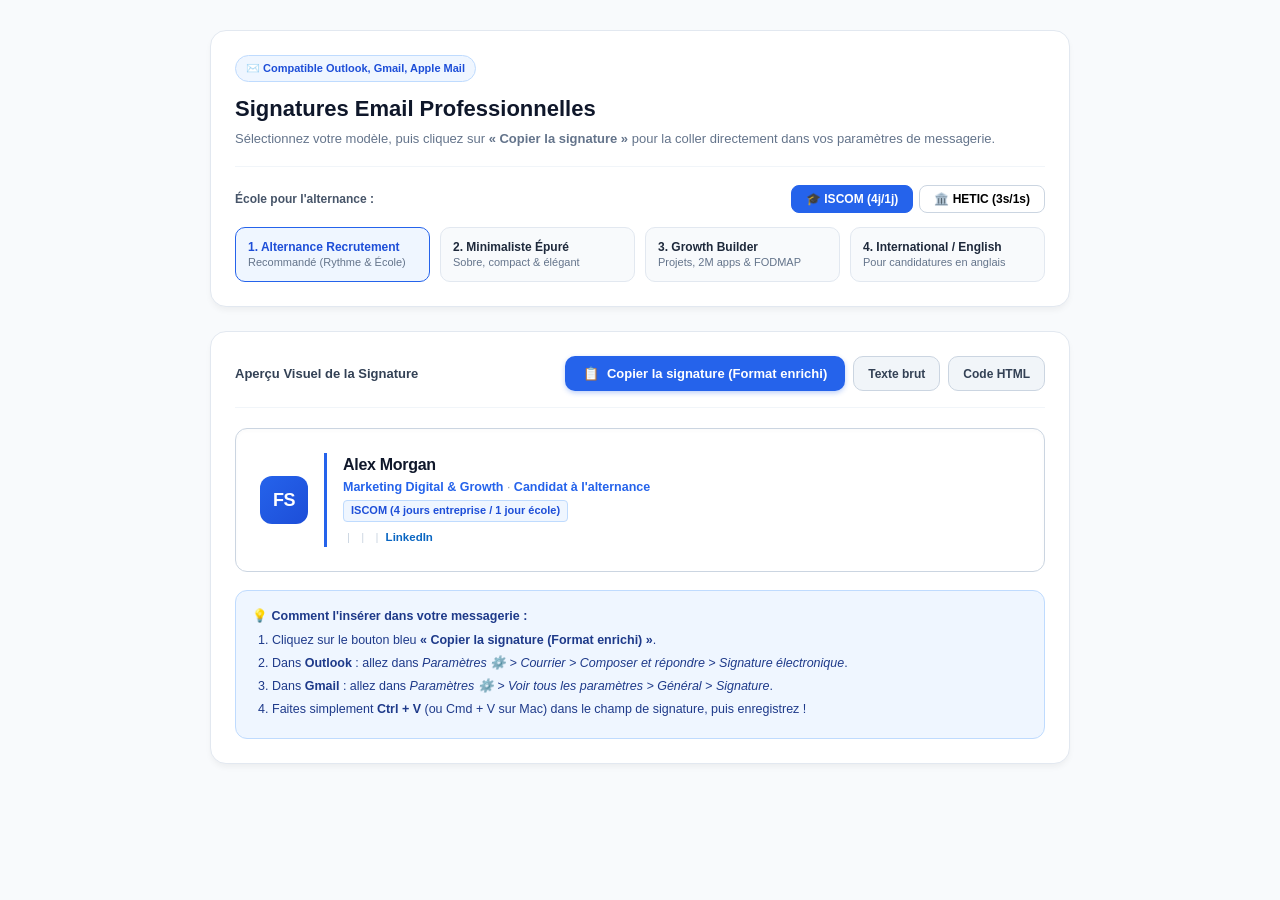
<file: signature.html>
<!DOCTYPE html>
<html lang="fr">
<head>
  <meta charset="UTF-8">
  <meta name="viewport" content="width=device-width, initial-scale=1.0">
  <title>Email Signatures - Sample Profile</title>
  <style>
    :root {
      --bg: #0f172a;
      --card-bg: #1e293b;
      --border: #334155;
      --text: #f8fafc;
      --text-muted: #94a3b8;
      --blue: #2563eb;
      --blue-hover: #1d4ed8;
    }
    * { box-sizing: border-box; margin: 0; padding: 0; font-family: -apple-system, BlinkMacSystemFont, 'Segoe UI', Roboto, Helvetica, Arial, sans-serif; }
    body { background: #f8fafc; color: #0f172a; padding: 30px 20px; line-height: 1.5; }
    .container { max-width: 860px; margin: 0 auto; }
    .header { background: #ffffff; border: 1px solid #e2e8f0; border-radius: 16px; padding: 24px; box-shadow: 0 4px 6px -1px rgba(0,0,0,0.05); margin-bottom: 24px; }
    .badge { display: inline-block; padding: 4px 10px; font-size: 11px; font-weight: 700; color: #1d4ed8; background: #eff6ff; border: 1px solid #bfdbfe; border-radius: 999px; margin-bottom: 10px; }
    h1 { font-size: 22px; font-weight: 800; color: #0f172a; }
    .subtitle { font-size: 13px; color: #64748b; margin-top: 4px; }
    .controls { display: flex; flex-wrap: wrap; justify-content: space-between; align-items: center; gap: 14px; margin-top: 18px; padding-top: 18px; border-top: 1px solid #f1f5f9; }
    .btn-group { display: flex; gap: 6px; }
    .school-btn { padding: 6px 14px; border-radius: 8px; font-size: 12px; font-weight: 700; border: 1px solid #cbd5e1; background: #ffffff; cursor: pointer; transition: all 0.2s; }
    .school-btn.active { background: #2563eb; color: #ffffff; border-color: #2563eb; }
    .styles-grid { display: grid; grid-template-columns: repeat(auto-fit, minmax(180px, 1fr)); gap: 10px; margin-top: 14px; }
    .tab-btn { padding: 12px; border-radius: 10px; border: 1px solid #e2e8f0; background: #f8fafc; text-align: left; cursor: pointer; transition: all 0.2s; }
    .tab-btn strong { display: block; font-size: 12px; color: #1e293b; }
    .tab-btn small { font-size: 11px; color: #64748b; }
    .tab-btn.active { background: #eff6ff; border-color: #2563eb; }
    .tab-btn.active strong { color: #1d4ed8; }
    
    .card { background: #ffffff; border: 1px solid #e2e8f0; border-radius: 16px; padding: 24px; box-shadow: 0 4px 6px -1px rgba(0,0,0,0.05); margin-bottom: 24px; }
    .card-top { display: flex; justify-content: space-between; align-items: center; flex-wrap: wrap; gap: 10px; padding-bottom: 16px; border-bottom: 1px solid #f1f5f9; margin-bottom: 20px; }
    .preview-box { background: #ffffff; border: 1px solid #cbd5e1; border-radius: 12px; padding: 24px; min-height: 120px; box-shadow: inset 0 2px 4px rgba(0,0,0,0.02); }
    
    .btn-primary { background: #2563eb; color: #ffffff; border: none; padding: 10px 18px; border-radius: 10px; font-size: 13px; font-weight: 700; cursor: pointer; display: inline-flex; align-items: center; gap: 8px; box-shadow: 0 2px 5px rgba(37,99,235,0.3); transition: all 0.2s; }
    .btn-primary:hover { background: #1d4ed8; }
    .btn-secondary { background: #f1f5f9; color: #334155; border: 1px solid #cbd5e1; padding: 9px 14px; border-radius: 10px; font-size: 12px; font-weight: 600; cursor: pointer; transition: all 0.2s; }
    .btn-secondary:hover { background: #e2e8f0; }
    
    .instructions { background: #eff6ff; border: 1px solid #bfdbfe; border-radius: 12px; padding: 16px; margin-top: 18px; font-size: 12.5px; color: #1e3a8a; }
    .instructions ol { margin-left: 20px; margin-top: 6px; }
    .instructions li { margin-bottom: 4px; }

    .toast { position: fixed; bottom: 25px; right: 25px; background: #0f172a; color: #ffffff; padding: 12px 20px; border-radius: 12px; font-size: 13px; font-weight: 600; box-shadow: 0 10px 25px -5px rgba(0,0,0,0.3); opacity: 0; transform: translateY(20px); transition: all 0.3s; z-index: 999; }
    .toast.show { opacity: 1; transform: translateY(0); }
  </style>
</head>
<body>
  <div class="container">
    <div class="header">
      <span class="badge">✉️ Compatible Outlook, Gmail, Apple Mail</span>
      <h1>Signatures Email Professionnelles</h1>
      <p class="subtitle">Sélectionnez votre modèle, puis cliquez sur <strong>« Copier la signature »</strong> pour la coller directement dans vos paramètres de messagerie.</p>
      
      <div class="controls">
        <div style="font-size:12px; font-weight:700; color:#475569;">École pour l'alternance :</div>
        <div class="btn-group">
          <button id="btn-iscom" class="school-btn active" onclick="setSchool('iscom')">🎓 ISCOM (4j/1j)</button>
          <button id="btn-hetic" class="school-btn" onclick="setSchool('hetic')">🏛️ HETIC (3s/1s)</button>
        </div>
      </div>

      <div class="styles-grid">
        <button id="tab-1" class="tab-btn active" onclick="setStyle(1)">
          <strong>1. Alternance Recrutement</strong>
          <small>Recommandé (Rythme & École)</small>
        </button>
        <button id="tab-2" class="tab-btn" onclick="setStyle(2)">
          <strong>2. Minimaliste Épuré</strong>
          <small>Sobre, compact & élégant</small>
        </button>
        <button id="tab-3" class="tab-btn" onclick="setStyle(3)">
          <strong>3. Growth Builder</strong>
          <small>Projets, 2M apps & FODMAP</small>
        </button>
        <button id="tab-4" class="tab-btn" onclick="setStyle(4)">
          <strong>4. International / English</strong>
          <small>Pour candidatures en anglais</small>
        </button>
      </div>
    </div>

    <div class="card">
      <div class="card-top">
        <div style="font-size:13px; font-weight:700; color:#334155;">Aperçu Visuel de la Signature</div>
        <div style="display:flex; gap:8px;">
          <button class="btn-primary" onclick="copyRichText()">
            <span>📋</span> Copier la signature (Format enrichi)
          </button>
          <button class="btn-secondary" onclick="copyPlainText()">
            Texte brut
          </button>
          <button class="btn-secondary" onclick="copyHtml()">
            Code HTML
          </button>
        </div>
      </div>

      <div class="preview-box" id="preview-box">
        <!-- Rendered signature -->
      </div>

      <div class="instructions">
        <strong>💡 Comment l'insérer dans votre messagerie :</strong>
        <ol>
          <li>Cliquez sur le bouton bleu <strong>« Copier la signature (Format enrichi) »</strong>.</li>
          <li>Dans <strong>Outlook</strong> : allez dans <em>Paramètres ⚙️ &gt; Courrier &gt; Composer et répondre &gt; Signature électronique</em>.</li>
          <li>Dans <strong>Gmail</strong> : allez dans <em>Paramètres ⚙️ &gt; Voir tous les paramètres &gt; Général &gt; Signature</em>.</li>
          <li>Faites simplement <strong>Ctrl + V</strong> (ou Cmd + V sur Mac) dans le champ de signature, puis enregistrez !</li>
        </ol>
      </div>
    </div>
  </div>

  <div id="toast" class="toast">Signature copied to clipboard!</div>

  <script>
    let currentSchool = 'iscom';
    let currentStyle = 1;

    const data = {
      name: 'Alex Morgan',
      phone: '',
      phoneClean: '',
      email: '',
      website: '',
      websiteUrl: 'https://',
      linkedin: '',
      linkedinUrl: 'https://www.',
      fodmapUrl: '',
      schools: {
        iscom: {
          name: 'ISCOM',
          rhythmFr: '4 jours entreprise / 1 jour école',
          rhythmEn: '4 days company / 1 day school'
        },
        hetic: {
          name: 'HETIC',
          rhythmFr: '3 semaines entreprise / 1 semaine école',
          rhythmEn: '3 weeks company / 1 week school'
        }
      }
    };

    function setSchool(sch) {
      currentSchool = sch;
      document.getElementById('btn-iscom').className = 'school-btn ' + (sch === 'iscom' ? 'active' : '');
      document.getElementById('btn-hetic').className = 'school-btn ' + (sch === 'hetic' ? 'active' : '');
      render();
    }

    function setStyle(idx) {
      currentStyle = idx;
      for (let i = 1; i <= 4; i++) {
        document.getElementById('tab-' + i).className = 'tab-btn ' + (i === idx ? 'active' : '');
      }
      render();
    }

    function getHtml(style, schKey) {
      const sch = data.schools[schKey];
      if (style === 1) {
        return `<table cellpadding="0" cellspacing="0" border="0" style="font-family:-apple-system, BlinkMacSystemFont, 'Segoe UI', Roboto, Helvetica, Arial, sans-serif; font-size:13px; line-height:1.45; color:#1e293b;">
  <tr>
    <td style="padding-right:16px; border-right:3px solid #2563eb; vertical-align:middle; text-align:center;">
      <div style="width:48px; height:48px; border-radius:12px; background:linear-gradient(135deg, #2563eb, #1d4ed8); color:#ffffff; font-weight:800; font-size:18px; line-height:48px; text-align:center; letter-spacing:-0.5px;">FS</div>
    </td>
    <td style="padding-left:16px; vertical-align:middle;">
      <div style="font-size:16px; font-weight:800; color:#0f172a; letter-spacing:-0.3px;">${data.name}</div>
      <div style="font-size:12.5px; font-weight:600; color:#2563eb; margin-top:2px;">
        Marketing Digital &amp; Growth <span style="color:#94a3b8; font-weight:400;">·</span> Candidat à l'alternance
      </div>
      <div style="margin-top:4px; font-size:11.5px; color:#475569;">
        <span style="display:inline-block; background:#eff6ff; color:#1d4ed8; padding:2px 7px; border-radius:4px; font-weight:700; border:1px solid #bfdbfe; font-size:11px;">${sch.name} (${sch.rhythmFr})</span>
      </div>
      <div style="margin-top:7px; font-size:11.5px; color:#64748b; line-height:1.5;">
        <a href="tel:${data.phoneClean}" style="color:#334155; text-decoration:none; font-weight:600;">${data.phone}</a>
        <span style="color:#cbd5e1; margin:0 4px;">|</span>
        <a href="mailto:${data.email}" style="color:#334155; text-decoration:none;">${data.email}</a>
        <span style="color:#cbd5e1; margin:0 4px;">|</span>
        <a href="${data.websiteUrl}" target="_blank" style="color:#2563eb; text-decoration:none; font-weight:700;">${data.website}</a>
        <span style="color:#cbd5e1; margin:0 4px;">|</span>
        <a href="${data.linkedinUrl}" target="_blank" style="color:#0a66c2; text-decoration:none; font-weight:600;">LinkedIn</a>
      </div>
    </td>
  </tr>
</table>`;
      } else if (style === 2) {
        return `<table cellpadding="0" cellspacing="0" border="0" style="font-family:-apple-system, BlinkMacSystemFont, 'Segoe UI', Roboto, Helvetica, Arial, sans-serif; font-size:12.5px; line-height:1.4; color:#334155;">
  <tr>
    <td style="padding-left:0; vertical-align:top;">
      <div style="font-size:15px; font-weight:800; color:#0f172a; letter-spacing:-0.2px;">${data.name}</div>
      <div style="font-size:12px; color:#64748b; margin-top:1px;">
        Marketing Digital · SEO &amp; Acquisition · Alternance ${sch.name} (${sch.rhythmFr})
      </div>
      <div style="margin-top:6px; font-size:11.5px; color:#64748b;">
        <span style="color:#0f172a; font-weight:600;">${data.phone}</span>
        <span style="color:#cbd5e1; margin:0 5px;">/</span>
        <a href="mailto:${data.email}" style="color:#64748b; text-decoration:none;">${data.email}</a>
        <span style="color:#cbd5e1; margin:0 5px;">/</span>
        <a href="${data.websiteUrl}" target="_blank" style="color:#2563eb; text-decoration:none; font-weight:600;">${data.website}</a>
        <span style="color:#cbd5e1; margin:0 5px;">/</span>
        <a href="${data.linkedinUrl}" target="_blank" style="color:#0a66c2; text-decoration:none;">${data.linkedin}</a>
      </div>
    </td>
  </tr>
</table>`;
      } else if (style === 3) {
        return `<table cellpadding="0" cellspacing="0" border="0" style="font-family:-apple-system, BlinkMacSystemFont, 'Segoe UI', Roboto, Helvetica, Arial, sans-serif; font-size:13px; line-height:1.45; color:#1e293b;">
  <tr>
    <td style="border-left:3px solid #2563eb; padding-left:14px; vertical-align:top;">
      <div style="font-size:16px; font-weight:800; color:#0f172a;">${data.name}</div>
      <div style="font-size:12.5px; font-weight:600; color:#2563eb; margin-top:1px;">
        Growth Marketing &amp; Acquisition <span style="font-weight:400; color:#64748b;">· ${sch.name} (${sch.rhythmFr})</span>
      </div>
      <div style="margin-top:5px; font-size:11.5px; color:#475569;">
        🚀 <strong>2M+</strong> téléchargements apps mobiles <span style="color:#cbd5e1; margin:0 3px;">·</span> 
        🌐 Built <a href="${data.fodmapUrl}" target="_blank" style="color:#0284c7; text-decoration:none; font-weight:600;">a health information database</a>
      </div>
      <div style="margin-top:6px; font-size:11.5px; color:#64748b;">
        📞 <a href="tel:${data.phoneClean}" style="color:#334155; text-decoration:none;">${data.phone}</a>
        <span style="color:#cbd5e1; margin:0 5px;">|</span>
        🎯 <a href="${data.websiteUrl}" target="_blank" style="color:#2563eb; text-decoration:none; font-weight:700;">${data.website}</a>
        <span style="color:#cbd5e1; margin:0 5px;">|</span>
        🔗 <a href="${data.linkedinUrl}" target="_blank" style="color:#0a66c2; text-decoration:none; font-weight:600;">${data.linkedin}</a>
      </div>
    </td>
  </tr>
</table>`;
      } else {
        return `<table cellpadding="0" cellspacing="0" border="0" style="font-family:-apple-system, BlinkMacSystemFont, 'Segoe UI', Roboto, Helvetica, Arial, sans-serif; font-size:13px; line-height:1.45; color:#1e293b;">
  <tr>
    <td style="padding-right:16px; border-right:3px solid #2563eb; vertical-align:middle; text-align:center;">
      <div style="width:48px; height:48px; border-radius:12px; background:linear-gradient(135deg, #0f172a, #1e293b); color:#ffffff; font-weight:800; font-size:18px; line-height:48px; text-align:center;">FS</div>
    </td>
    <td style="padding-left:16px; vertical-align:middle;">
      <div style="font-size:16px; font-weight:800; color:#0f172a; letter-spacing:-0.3px;">${data.name}</div>
      <div style="font-size:12.5px; font-weight:600; color:#2563eb; margin-top:2px;">
        Digital Marketing &amp; Growth Practitioner <span style="color:#94a3b8; font-weight:400;">·</span> Work-Study Candidate
      </div>
      <div style="margin-top:3px; font-size:11.5px; color:#475569;">
        ${sch.name} Paris <span style="color:#94a3b8;">(${sch.rhythmEn})</span>
      </div>
      <div style="margin-top:7px; font-size:11.5px; color:#64748b;">
        <a href="tel:${data.phoneClean}" style="color:#334155; text-decoration:none; font-weight:600;">${data.phone}</a>
        <span style="color:#cbd5e1; margin:0 4px;">|</span>
        <a href="mailto:${data.email}" style="color:#334155; text-decoration:none;">${data.email}</a>
        <span style="color:#cbd5e1; margin:0 4px;">|</span>
        <a href="${data.websiteUrl}" target="_blank" style="color:#2563eb; text-decoration:none; font-weight:700;">${data.website}</a>
        <span style="color:#cbd5e1; margin:0 4px;">|</span>
        <a href="${data.linkedinUrl}" target="_blank" style="color:#0a66c2; text-decoration:none; font-weight:600;">LinkedIn</a>
      </div>
    </td>
  </tr>
</table>`;
      }
    }

    function getPlainText(style, schKey) {
      const sch = data.schools[schKey];
      if (style === 1) {
        return `${data.name}
Marketing Digital & Growth | Candidat à l'alternance
${sch.name} (${sch.rhythmFr})
${data.phone} | ${data.email}
Portfolio : ${data.websiteUrl}
LinkedIn : ${data.linkedinUrl}`;
      } else if (style === 2) {
        return `${data.name}
Marketing Digital · SEO & Acquisition · Alternance ${sch.name} (${sch.rhythmFr})
${data.phone} / ${data.email} / ${data.website} / ${data.linkedin}`;
      } else if (style === 3) {
        return `${data.name}
Growth Marketing & Acquisition · ${sch.name} (${sch.rhythmFr})
• 2M+ téléchargements sur apps mobiles
• Plateforme web : ${data.fodmapUrl}
Tél : ${data.phone} | Portfolio : ${data.websiteUrl} | LinkedIn : ${data.linkedinUrl}`;
      } else {
        return `${data.name}
Digital Marketing & Growth Practitioner · Work-Study Candidate
${sch.name} Paris (${sch.rhythmEn})
${data.phone} | ${data.email}
Portfolio: ${data.websiteUrl} | LinkedIn: ${data.linkedinUrl}`;
      }
    }

    function render() {
      document.getElementById('preview-box').innerHTML = getHtml(currentStyle, currentSchool);
    }

    async function copyRichText() {
      const html = getHtml(currentStyle, currentSchool);
      const text = getPlainText(currentStyle, currentSchool);
      try {
        if (navigator.clipboard && window.ClipboardItem) {
          await navigator.clipboard.write([
            new ClipboardItem({
              'text/html': new Blob([html], { type: 'text/html' }),
              'text/plain': new Blob([text], { type: 'text/plain' })
            })
          ]);
          toast('✓ Signature copiée ! Vous pouvez la coller directement (Ctrl+V) dans votre boîte mail.');
        } else {
          fallbackCopy();
        }
      } catch (e) {
        fallbackCopy();
      }
    }

    function fallbackCopy() {
      const el = document.getElementById('preview-box');
      const range = document.createRange();
      range.selectNodeContents(el);
      const sel = window.getSelection();
      sel.removeAllRanges();
      sel.addRange(range);
      document.execCommand('copy');
      sel.removeAllRanges();
      toast('✓ Signature sélectionnée et copiée !');
    }

    async function copyPlainText() {
      await navigator.clipboard.writeText(getPlainText(currentStyle, currentSchool));
      toast('✓ Format texte brut copié !');
    }

    async function copyHtml() {
      await navigator.clipboard.writeText(getHtml(currentStyle, currentSchool));
      toast('✓ Code HTML copié !');
    }

    function toast(msg) {
      const t = document.getElementById('toast');
      t.textContent = msg;
      t.classList.add('show');
      setTimeout(() => t.classList.remove('show'), 3000);
    }

    render();
  </script>
</body>
</html>
</file>
